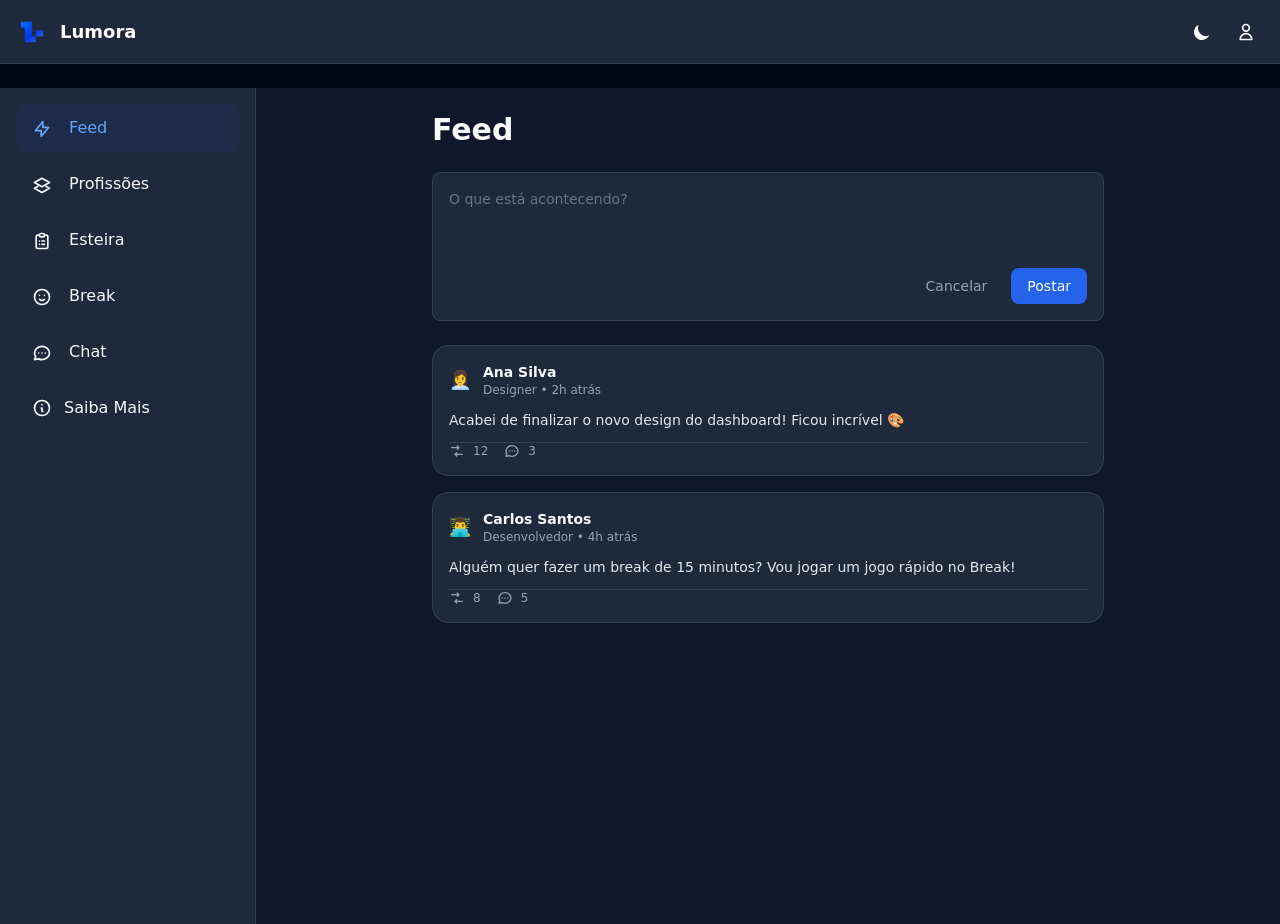
<file: index.html>
<!DOCTYPE html>
<html lang="pt-BR">

<head>
  <meta charset="UTF-8">
  <meta name="viewport" content="width=device-width, initial-scale=1.0">
  <title>Lumora - Plataforma Corporativa</title>
  <link href="output.css" rel="stylesheet">
  <script>

    (function () {
      const theme = localStorage.getItem('theme') || 'dark';
      if (theme === 'dark') {
        document.documentElement.classList.add('dark');
      } else {
        document.documentElement.classList.remove('dark');
      }
    })();
  </script>
</head>

<body
  class="bg-slate-50 dark:bg-slate-900 dark:bg-slate-950 dark:text-slate-50 min-h-screen text-slate-900 transition-colors">
  >
  <div id="app">
    <!-- Navigation -->
    <nav
      class="fixed top-0 left-0 right-0 h-16 bg-white dark:bg-slate-800 border-b border-slate-200 dark:border-slate-700 z-50 shadow-sm">
      <div class="h-full px-4 flex items-center justify-between max-w-7xl mx-auto">
        <div class="flex items-center gap-3">
          <div class="w-8 h-8 flex items-center justify-center flex-shrink-0">
            <img src="./assets/img/lumora-logo.png" alt="Lumora" class="w-8 h-8 object-contain">
          </div>
          <span class="font-bold text-lg hidden sm:inline text-slate-900 dark:text-white">Lumora</span>
        </div>
        <div class="flex items-center gap-2">
          <!-- Botão menu hambúrguer (só mobile) -->
          <button id="mobileMenuToggle"
            class="md:hidden flex flex-col justify-center items-center w-9 h-9 rounded-lg border border-slate-200 dark:border-slate-700 hover:bg-slate-100 dark:hover:bg-slate-700 transition-colors"
            aria-label="Abrir menu">
            <span class="block w-5 h-0.5 bg-slate-800 dark:bg-slate-100 rounded-sm"></span>
            <span class="block w-5 h-0.5 bg-slate-800 dark:bg-slate-100 rounded-sm my-0.5"></span>
            <span class="block w-5 h-0.5 bg-slate-800 dark:bg-slate-100 rounded-sm"></span>
          </button>

          <button id="themeToggle" class="p-2 rounded-lg hover:bg-slate-100 dark:hover:bg-slate-700 transition-colors"
            aria-label="Alternar tema" title="Alternar tema">
            <svg class="w-5 h-5" fill="currentColor" viewBox="0 0 20 20">
              <path d="M17.293 13.293A8 8 0 016.707 2.707a8.001 8.001 0 1010.586 10.586z"></path>
            </svg>
          </button>

          <button id="profileBtn" class="p-2 rounded-lg hover:bg-slate-100 dark:hover:bg-slate-700 transition-colors"
            aria-label="Perfil">
            <svg class="w-5 h-5" fill="none" stroke="currentColor" viewBox="0 0 24 24">
              <path stroke-linecap="round" stroke-linejoin="round" stroke-width="2"
                d="M16 7a4 4 0 11-8 0 4 4 0 018 0zM12 14a7 7 0 00-7 7h14a7 7 0 00-7-7z"></path>
            </svg>
          </button>
        </div>

      </div>
    </nav>

    <!-- Menu mobile (abre abaixo da barra fixa) -->
    <div id="mobileMenu"
      class="md:hidden fixed top-16 inset-x-0 bg-white dark:bg-slate-900 border-b border-slate-200 dark:border-slate-700 shadow-sm hidden z-40">
      <div class="px-4 py-3 space-y-1">
        <button
          class="nav-item w-full text-left px-4 py-3 rounded-lg bg-blue-50 dark:bg-blue-900/20 text-blue-600 dark:text-blue-400 font-medium transition-colors"
          data-page="feed">
          <svg class="w-5 h-5 inline mr-3" fill="none" stroke="currentColor" viewBox="0 0 24 24">
            <path stroke-linecap="round" stroke-linejoin="round" stroke-width="2" d="M13 10V3L4 14h7v7l9-11h-7z">
            </path>
          </svg>
          Feed
        </button>
        <button
          class="nav-item w-full text-left px-4 py-3 rounded-lg hover:bg-slate-100 dark:hover:bg-slate-700 transition-colors"
          data-page="professions">
          <svg class="w-5 h-5 inline mr-3" fill="none" stroke="currentColor" viewBox="0 0 24 24">
            <path stroke-linecap="round" stroke-linejoin="round" stroke-width="2"
              d="M12 14l9-5-9-5-9 5 9 5zm0 7l-9-5 4-2.222M12 21l9-5-4-2.222" />
          </svg>
          Profissões
        </button>

        <button
          class="nav-item w-full text-left px-4 py-3 rounded-lg hover:bg-slate-100 dark:hover:bg-slate-700 transition-colors"
          data-page="tasks">
          <svg class="w-5 h-5 inline mr-3" fill="none" stroke="currentColor" viewBox="0 0 24 24">
            <path stroke-linecap="round" stroke-linejoin="round" stroke-width="2"
              d="M9 5H7a2 2 0 00-2 2v12a2 2 0 002 2h10a2 2 0 002-2V7a2 2 0 00-2-2h-2M9 5a2 2 0 002 2h2a2 2 0 002-2M9 5a2 2 0 012-2h2a2 2 0 012 2m-3 7h3m-3 4h3m-6-4h.01M9 16h.01">
            </path>
          </svg>
          Esteira
        </button>
        <button
          class="nav-item w-full text-left px-4 py-3 rounded-lg hover:bg-slate-100 dark:hover:bg-slate-700 transition-colors"
          data-page="break">
          <svg class="w-5 h-5 inline mr-3" fill="none" stroke="currentColor" viewBox="0 0 24 24">
            <path stroke-linecap="round" stroke-linejoin="round" stroke-width="2"
              d="M14.828 14.828a4 4 0 01-5.656 0M9 10h.01M15 10h.01M21 12a9 9 0 11-18 0 9 9 0 0118 0z"></path>
          </svg>
          Break
        </button>
        <button
          class="nav-item w-full text-left px-4 py-3 rounded-lg hover:bg-slate-100 dark:hover:bg-slate-700 transition-colors"
          data-page="chat">
          <svg class="w-5 h-5 inline mr-3" fill="none" stroke="currentColor" viewBox="0 0 24 24">
            <path stroke-linecap="round" stroke-linejoin="round" stroke-width="2"
              d="M8 12h.01M12 12h.01M16 12h.01M21 12c0 4.418-4.03 8-9 8a9.863 9.863 0 01-4.255-.949L3 20l1.395-3.72C3.512 15.042 3 13.574 3 12c0-4.418 4.03-8 9-8s9 3.582 9 8z">
            </path>
          </svg>
          Chat
        </button>
        <button
          class="nav-item w-full text-left px-4 py-3 rounded-lg hover:bg-slate-100 dark:hover:bg-slate-700 transition-colors flex items-center"
          data-page="uxui">
          <svg class="w-5 h-5 inline mr-3" fill="none" stroke="currentColor" viewBox="0 0 24 24">
            <path stroke-linecap="round" stroke-linejoin="round" stroke-width="2"
              d="M13 16h-1v-4h-1m1-4h.01M12 3a9 9 0 100 18 9 9 0 000-18z" />
          </svg>
          <span>Saiba Mais</span>
        </button>

      </div>
    </div>

    <!-- Main Content -->
    <div class="flex pt-16 h-screen overflow-hidden">
      <!-- Sidebar -->
      <aside
        class="w-64 bg-white dark:bg-slate-800 border-r border-slate-200 dark:border-slate-700 overflow-y-auto hidden md:block">
        <div class="p-4 space-y-2">
          <button
            class="nav-item w-full text-left px-4 py-3 rounded-lg bg-blue-50 dark:bg-blue-900/20 text-blue-600 dark:text-blue-400 font-medium transition-colors"
            data-page="feed">
            <svg class="w-5 h-5 inline mr-3" fill="none" stroke="currentColor" viewBox="0 0 24 24">
              <path stroke-linecap="round" stroke-linejoin="round" stroke-width="2" d="M13 10V3L4 14h7v7l9-11h-7z">
              </path>
            </svg>
            Feed
          </button>
          <button
            class="nav-item w-full text-left px-4 py-3 rounded-lg hover:bg-slate-100 dark:hover:bg-slate-700 transition-colors"
            data-page="professions">
            <svg class="w-5 h-5 inline mr-3" fill="none" stroke="currentColor" viewBox="0 0 24 24">
              <path stroke-linecap="round" stroke-linejoin="round" stroke-width="2"
                d="M12 14l9-5-9-5-9 5 9 5zm0 7l-9-5 4-2.222M12 21l9-5-4-2.222" />
            </svg>
            Profissões
          </button>

          <button
            class="nav-item w-full text-left px-4 py-3 rounded-lg hover:bg-slate-100 dark:hover:bg-slate-700 transition-colors"
            data-page="tasks">
            <svg class="w-5 h-5 inline mr-3" fill="none" stroke="currentColor" viewBox="0 0 24 24">
              <path stroke-linecap="round" stroke-linejoin="round" stroke-width="2"
                d="M9 5H7a2 2 0 00-2 2v12a2 2 0 002 2h10a2 2 0 002-2V7a2 2 0 00-2-2h-2M9 5a2 2 0 002 2h2a2 2 0 002-2M9 5a2 2 0 012-2h2a2 2 0 012 2m-3 7h3m-3 4h3m-6-4h.01M9 16h.01">
              </path>
            </svg>
            Esteira
          </button>
          <button
            class="nav-item w-full text-left px-4 py-3 rounded-lg hover:bg-slate-100 dark:hover:bg-slate-700 transition-colors"
            data-page="break">
            <svg class="w-5 h-5 inline mr-3" fill="none" stroke="currentColor" viewBox="0 0 24 24">
              <path stroke-linecap="round" stroke-linejoin="round" stroke-width="2"
                d="M14.828 14.828a4 4 0 01-5.656 0M9 10h.01M15 10h.01M21 12a9 9 0 11-18 0 9 9 0 0118 0z"></path>
            </svg>
            Break
          </button>
          <button
            class="nav-item w-full text-left px-4 py-3 rounded-lg hover:bg-slate-100 dark:hover:bg-slate-700 transition-colors"
            data-page="chat">
            <svg class="w-5 h-5 inline mr-3" fill="none" stroke="currentColor" viewBox="0 0 24 24">
              <path stroke-linecap="round" stroke-linejoin="round" stroke-width="2"
                d="M8 12h.01M12 12h.01M16 12h.01M21 12c0 4.418-4.03 8-9 8a9.863 9.863 0 01-4.255-.949L3 20l1.395-3.72C3.512 15.042 3 13.574 3 12c0-4.418 4.03-8 9-8s9 3.582 9 8z">
              </path>
            </svg>
            Chat
          </button>

          <button
            class="nav-item w-full text-left px-4 py-3 rounded-lg hover:bg-slate-100 dark:hover:bg-slate-700 transition-colors flex items-center"
            data-page="uxui">
            <svg class="w-5 h-5 inline mr-3" fill="none" stroke="currentColor" viewBox="0 0 24 24">
              <path stroke-linecap="round" stroke-linejoin="round" stroke-width="2"
                d="M13 16h-1v-4h-1m1-4h.01M12 3a9 9 0 100 18 9 9 0 000-18z" />
            </svg>
            <span>Saiba Mais</span>
          </button>
        </div>
      </aside>

      <!-- Main Area -->
      <main class="flex-1 overflow-y-auto bg-slate-50 dark:bg-slate-900">
        <!-- Feed Page -->
        <section id="feed-page" class="page-content p-4 md:p-6">
          <div class="max-w-2xl mx-auto">
            <h1 class="text-3xl font-bold mb-6">Feed</h1>

            <!-- New Post Form -->
            <div class="bg-white dark:bg-slate-800 rounded-lg border border-slate-200 dark:border-slate-700 p-4 mb-6">
              <textarea id="newPostText" placeholder="O que está acontecendo?"
                class="w-full bg-transparent resize-none focus:outline-none text-sm placeholder-slate-400 dark:placeholder-slate-500"
                rows="3"></textarea>
              <div class="flex justify-end gap-2 mt-3">
                <button
                  class="px-4 py-2 text-sm font-medium text-slate-600 dark:text-slate-400 hover:bg-slate-100 dark:hover:bg-slate-700 rounded-lg transition-colors">Cancelar</button>
                <button id="postBtn"
                  class="px-4 py-2 text-sm font-medium bg-blue-600 text-white rounded-lg hover:bg-blue-700 transition-colors">Postar</button>
              </div>
            </div>

            <!-- Posts Feed -->
            <div id="feed-list" class="space-y-4">
              <!-- Posts will be rendered here -->
            </div>
          </div>
        </section>

        <!-- Tasks Page -->
        <section id="tasks-page" class="page-content hidden p-4 md:p-6">
          <div class="max-w-4xl mx-auto">
            <h1 class="text-3xl font-bold mb-6">Esteira de Tarefas</h1>

            <!-- Task Filters -->
            <div class="flex gap-2 mb-6 overflow-x-auto pb-2">
              <button
                class="task-filter px-4 py-2 rounded-full text-sm font-medium bg-blue-100 dark:bg-blue-900/30 text-blue-600 dark:text-blue-400 whitespace-nowrap"
                data-filter="all">Todas</button>
              <button
                class="task-filter px-4 py-2 rounded-full text-sm font-medium hover:bg-slate-100 dark:hover:bg-slate-700 whitespace-nowrap"
                data-filter="assigned">Atribuídas a mim</button>
              <button
                class="task-filter px-4 py-2 rounded-full text-sm font-medium hover:bg-slate-100 dark:hover:bg-slate-700 whitespace-nowrap"
                data-filter="completed">Concluídas</button>
            </div>

            <!-- Tasks List -->
            <div id="tasks-list" class="space-y-3">
              <!-- Tasks will be rendered here -->
            </div>
          </div>
        </section>

        <!-- Professions Page -->
        <section id="professions-page" class="page-content hidden p-4 md:p-6">
          <!-- Profissões do Futuro (SPA GS) -->
          <section id="professions-section" aria-labelledby="professions-title" class="mt-10">
            <div class="max-w-2xl mx-auto">
              <div class="flex flex-col gap-4 md:flex-row md:items-end md:justify-between mb-4">
                <div>
                  <h2 id="professions-title" class="text-2xl font-bold">Profissões do futuro em Comex & Logística</h2>
                  <p class="text-sm text-slate-600 dark:text-slate-400">
                    Explore 40 profissões ligadas a comércio exterior, logística internacional e tecnologia.
                  </p>
                </div>
                <div class="w-full md:w-64">
                  <label for="professions-search" class="sr-only">Buscar profissão</label>
                  <input id="professions-search" type="text" placeholder="Buscar por título..."
                    class="w-full px-3 py-2 rounded-lg border border-slate-200 dark:border-slate-700 bg-white dark:bg-slate-800 text-sm focus:outline-none focus:ring-2 focus:ring-blue-500">
                </div>
              </div>

              <!-- Filtros -->
              <div class="flex flex-wrap gap-2 mb-4" aria-label="Filtrar por área">
                <button type="button"
                  class="profession-area-filter px-3 py-1.5 rounded-full text-xs border border-slate-300 dark:border-slate-600"
                  data-area="all">
                  Todas as áreas
                </button>
                <button type="button"
                  class="profession-area-filter px-3 py-1.5 rounded-full text-xs border border-slate-300 dark:border-slate-600"
                  data-area="Tecnologia & Dados">
                  Tecnologia & Dados
                </button>
                <button type="button"
                  class="profession-area-filter px-3 py-1.5 rounded-full text-xs border border-slate-300 dark:border-slate-600"
                  data-area="Operações & Logística">
                  Operações & Logística
                </button>
                <button type="button"
                  class="profession-area-filter px-3 py-1.5 rounded-full text-xs border border-slate-300 dark:border-slate-600"
                  data-area="Negócios & Estratégia Global">
                  Negócios & Estratégia Global
                </button>
                <button type="button"
                  class="profession-area-filter px-3 py-1.5 rounded-full text-xs border border-slate-300 dark:border-slate-600"
                  data-area="Sustentabilidade & Compliance">
                  Sustentabilidade & Compliance
                </button>
                <button type="button"
                  class="profession-area-filter px-3 py-1.5 rounded-full text-xs border border-slate-300 dark:border-slate-600"
                  data-area="Experiência do Cliente & Pessoas">
                  Experiência do Cliente & Pessoas
                </button>
              </div>

              <div class="flex flex-wrap gap-2 mb-6" aria-label="Filtrar por demanda">
                <button type="button"
                  class="profession-demand-filter px-3 py-1.5 rounded-full text-xs border border-slate-300 dark:border-slate-600"
                  data-demand="all">
                  Todas as demandas
                </button>
                <button type="button"
                  class="profession-demand-filter px-3 py-1.5 rounded-full text-xs border border-slate-300 dark:border-slate-600"
                  data-demand="Alta">
                  Alta demanda
                </button>
                <button type="button"
                  class="profession-demand-filter px-3 py-1.5 rounded-full text-xs border border-slate-300 dark:border-slate-600"
                  data-demand="Média">
                  Demanda média
                </button>
                <button type="button"
                  class="profession-demand-filter px-3 py-1.5 rounded-full text-xs border border-slate-300 dark:border-slate-600"
                  data-demand="Baixa">
                  Demanda baixa
                </button>
              </div>

              <!-- Lista de profissões -->
              <div id="professions-list" class="grid gap-4 sm:grid-cols-2" aria-live="polite">
                <!-- Cards de profissões serão renderizados aqui -->
              </div>
            </div>
          </section>
        </section>


        <section id="uxui-page" class="page-content hidden p-4 md:p-6">
          <div class="max-w-6xl mx-auto">

            <!-- 1. Tema -->
            <section id="tema" class="grid gap-10 md:grid-cols-2 items-center">
              <div>
                <p class="text-xs uppercase tracking-[0.22em] text-blue-500 dark:text-blue-400 mb-3">One-page UX &amp;
                  UI</p>
                <h1 class="text-3xl md:text-4xl font-bold leading-tight mb-4 text-slate-900 dark:text-slate-50">
                  Break Page: <span class="text-blue-600 dark:text-blue-400">Bem-estar Corporativo com IA</span>
                </h1>
                <p class="text-sm md:text-base text-slate-600 dark:text-slate-300 mb-4">
                  Esta one-page apresenta a análise de UX &amp; UI da funcionalidade "Página de Break" da plataforma
                  Lumora,
                  uma solução corporativa que conecta colaboradores para momentos de pausa produtivos através de
                  atividades
                  em grupo e pareamento inteligente baseado em IA.
                </p>
                <p class="text-sm text-slate-600 dark:text-slate-400">
                  O objetivo desta análise é documentar as decisões de design, aplicar as heurísticas de Nielsen e
                  propor
                  melhorias para otimizar a experiência do usuário, reduzindo fricção e aumentando o engajamento em
                  atividades
                  de bem-estar corporativo.
                </p>
              </div>
              <div
                class="bg-gradient-to-br from-blue-50 via-white to-purple-50 dark:from-blue-600/20 dark:via-slate-900 dark:to-purple-500/10 rounded-2xl border border-slate-200 dark:border-slate-700 p-6">
                <h2 class="text-sm font-semibold mb-3 text-slate-900 dark:text-slate-100">Resumo da solução</h2>
                <dl class="space-y-3 text-xs text-slate-600 dark:text-slate-300">
                  <div class="flex justify-between gap-4">
                    <dt class="text-slate-500 dark:text-slate-400">Plataforma</dt>
                    <dd class="font-medium text-slate-900 dark:text-slate-100 text-right">
                      Lumora – Intranet corporativa para times híbridos
                    </dd>
                  </div>
                  <div class="flex justify-between gap-4">
                    <dt class="text-slate-500 dark:text-slate-400">Funcionalidade</dt>
                    <dd class="font-medium text-slate-900 dark:text-slate-100 text-right">
                      Break Page com atividades em grupo e pareamento de IA
                    </dd>
                  </div>
                  <div class="flex justify-between gap-4">
                    <dt class="text-slate-500 dark:text-slate-400">Objetivo de UX</dt>
                    <dd class="font-medium text-slate-900 dark:text-slate-100 text-right">
                      Encontrar parceiro e iniciar atividade em até 2 cliques
                    </dd>
                  </div>
                  <div class="flex justify-between gap-4">
                    <dt class="text-slate-500 dark:text-slate-400">Papel desta página</dt>
                    <dd class="font-medium text-slate-900 dark:text-slate-100 text-right">
                      Documentar decisões de UX &amp; UI e heurísticas aplicadas
                    </dd>
                  </div>
                </dl>
              </div>
            </section>

            <!-- 2. Público-alvo -->
            <section id="publico" class="space-y-6 mt-16">
              <header>
                <p class="text-xs uppercase tracking-[0.22em] text-blue-500 dark:text-blue-400 mb-2">Público-alvo</p>
                <h2 class="text-xl md:text-2xl font-semibold mb-2 text-slate-900 dark:text-slate-50">Quem estamos
                  ajudando?</h2>
                <p class="text-sm text-slate-600 dark:text-slate-300 max-w-2xl">
                  A Página de Break foi pensada para colaboradores de empresas que utilizam a Lumora, com foco especial
                  em
                  profissionais que trabalham em ambientes híbridos ou remotos e buscam momentos de pausa de qualidade
                  para
                  desconectar do trabalho e interagir com colegas de forma leve e descontraída.
                </p>
              </header>
              <div class="grid gap-4 md:grid-cols-3">
                <article
                  class="rounded-2xl border border-slate-200 dark:border-slate-700 bg-white dark:bg-slate-800 p-4">
                  <h3 class="text-sm font-semibold mb-1 text-slate-900 dark:text-slate-100">
                    Colaboradores em trabalho híbrido/remoto
                  </h3>
                  <p class="text-xs text-slate-600 dark:text-slate-300 mb-2">
                    Profissionais que trabalham parcialmente ou totalmente remotos e enfrentam dificuldade em se
                    desconectar
                    e interagir socialmente com colegas.
                  </p>
                  <ul class="text-[11px] text-slate-600 dark:text-slate-400 space-y-1 list-disc list-inside">
                    <li>Precisam de momentos estruturados de pausa.</li>
                    <li>Buscam conexão genuína com colegas de forma espontânea.</li>
                  </ul>
                </article>

                <article
                  class="rounded-2xl border border-slate-200 dark:border-slate-700 bg-white dark:bg-slate-800 p-4">
                  <h3 class="text-sm font-semibold mb-1 text-slate-900 dark:text-slate-100">
                    Gestores de RH e bem-estar
                  </h3>
                  <p class="text-xs text-slate-600 dark:text-slate-300 mb-2">
                    Líderes de recursos humanos interessados em promover saúde mental, engajamento e cultura corporativa
                    através de atividades de bem-estar estruturadas.
                  </p>
                  <ul class="text-[11px] text-slate-600 dark:text-slate-400 space-y-1 list-disc list-inside">
                    <li>Precisam de dados sobre participação e engajamento.</li>
                    <li>Querem facilitar conexões entre colaboradores.</li>
                  </ul>
                </article>

                <article
                  class="rounded-2xl border border-slate-200 dark:border-slate-700 bg-white dark:bg-slate-800 p-4">
                  <h3 class="text-sm font-semibold mb-1 text-slate-900 dark:text-slate-100">
                    Líderes de equipe
                  </h3>
                  <p class="text-xs text-slate-600 dark:text-slate-300 mb-2">
                    Gestores que buscam fortalecer relacionamentos dentro de suas equipes e incentivar momentos de
                    descompressão que melhorem a produtividade e o clima organizacional.
                  </p>
                  <ul class="text-[11px] text-slate-600 dark:text-slate-400 space-y-1 list-disc list-inside">
                    <li>Valorizam ferramentas que promovem coesão.</li>
                    <li>Buscam aumentar a retenção de talentos.</li>
                  </ul>
                </article>
              </div>
            </section>

            <!-- 3. Mapa de heurísticas -->
            <section id="heuristicas" class="space-y-6 mt-16">
              <header>
                <p class="text-xs uppercase tracking-[0.22em] text-blue-500 dark:text-blue-400 mb-2">Mapa de heurísticas
                </p>
                <h2 class="text-xl md:text-2xl font-semibold mb-2 text-slate-900 dark:text-slate-50">
                  Como as heurísticas de Nielsen guiam a Break Page
                </h2>
                <p class="text-sm text-slate-600 dark:text-slate-300 max-w-2xl">
                  As 10 heurísticas de usabilidade de Jakob Nielsen foram aplicadas como checklist para orientar
                  decisões de
                  layout, microcopy, comportamento do pareamento de IA e fluxo de interação. Abaixo, cada heurística é
                  mapeada
                  com sua aplicação prática na Página de Break.
                </p>
              </header>
              <div class="space-y-4">

                <!-- Heurística 1 -->
                <article
                  class="rounded-2xl border border-slate-200 dark:border-slate-700 bg-white dark:bg-slate-800 p-4">
                  <div class="grid gap-4 md:grid-cols-3">
                    <div>
                      <h3 class="text-sm font-semibold mb-1 text-blue-600 dark:text-blue-400">
                        1. Visibilidade do status do sistema
                      </h3>
                      <p class="text-[11px] text-slate-600 dark:text-slate-400">
                        O sistema deve manter os usuários informados sobre o que está acontecendo.
                      </p>
                    </div>
                    <div class="md:col-span-2">
                      <p class="text-xs text-slate-700 dark:text-slate-300 mb-2">
                        <strong>Aplicação na Break Page:</strong>
                      </p>
                      <ul class="text-[11px] text-slate-600 dark:text-slate-300 space-y-1 list-disc list-inside">
                        <li>Indicador visual claro durante pareamento: "Buscando parceiros...", "Pareamento concluído!".
                        </li>
                        <li>Status de disponibilidade dos colegas (online, em break, ocupado) sempre visível.</li>
                        <li>Feedback em tempo real quando uma atividade é iniciada ou cancelada.</li>
                      </ul>
                    </div>
                  </div>
                </article>

                <!-- Heurística 2 -->
                <article
                  class="rounded-2xl border border-slate-200 dark:border-slate-700 bg-white dark:bg-slate-800 p-4">
                  <div class="grid gap-4 md:grid-cols-3">
                    <div>
                      <h3 class="text-sm font-semibold mb-1 text-blue-600 dark:text-blue-400">
                        2. Correspondência entre sistema e mundo real
                      </h3>
                      <p class="text-[11px] text-slate-600 dark:text-slate-400">
                        O sistema deve falar a linguagem do usuário, com conceitos familiares.
                      </p>
                    </div>
                    <div class="md:col-span-2">
                      <p class="text-xs text-slate-700 dark:text-slate-300 mb-2">
                        <strong>Aplicação na Break Page:</strong>
                      </p>
                      <ul class="text-[11px] text-slate-600 dark:text-slate-300 space-y-1 list-disc list-inside">
                        <li>Termos amigáveis e motivacionais: "Yoga para Relaxar", "Trivia de 5 Minutos", "Meditação
                          Guiada".</li>
                        <li>Pareamento de IA explicado como "encontrar seu parceiro de break ideal".</li>
                        <li>Ícones intuitivos que representam cada atividade (yoga, jogo, música etc.).</li>
                      </ul>
                    </div>
                  </div>
                </article>

                <!-- Heurística 3 -->
                <article
                  class="rounded-2xl border border-slate-200 dark:border-slate-700 bg-white dark:bg-slate-800 p-4">
                  <div class="grid gap-4 md:grid-cols-3">
                    <div>
                      <h3 class="text-sm font-semibold mb-1 text-blue-600 dark:text-blue-400">
                        3. Controle e liberdade do usuário
                      </h3>
                      <p class="text-[11px] text-slate-600 dark:text-slate-400">
                        Os usuários precisam de "saídas de emergência" claramente marcadas.
                      </p>
                    </div>
                    <div class="md:col-span-2">
                      <p class="text-xs text-slate-700 dark:text-slate-300 mb-2">
                        <strong>Aplicação na Break Page:</strong>
                      </p>
                      <ul class="text-[11px] text-slate-600 dark:text-slate-300 space-y-1 list-disc list-inside">
                        <li>Botão "Cancelar Pareamento" ou "Sair da Atividade" sempre visível e funcional.</li>
                        <li>Possibilidade de voltar à tela inicial sem penalidades.</li>
                        <li>Confirmação antes de sair de uma atividade em andamento.</li>
                      </ul>
                    </div>
                  </div>
                </article>

                <!-- Heurística 4 -->
                <article
                  class="rounded-2xl border border-slate-200 dark:border-slate-700 bg-white dark:bg-slate-800 p-4">
                  <div class="grid gap-4 md:grid-cols-3">
                    <div>
                      <h3 class="text-sm font-semibold mb-1 text-blue-600 dark:text-blue-400">
                        4. Consistência e padrões
                      </h3>
                      <p class="text-[11px] text-slate-600 dark:text-slate-400">
                        Diferentes palavras e ações devem significar a mesma coisa.
                      </p>
                    </div>
                    <div class="md:col-span-2">
                      <p class="text-xs text-slate-700 dark:text-slate-300 mb-2">
                        <strong>Aplicação na Break Page:</strong>
                      </p>
                      <ul class="text-[11px] text-slate-600 dark:text-slate-300 space-y-1 list-disc list-inside">
                        <li>Design system consistente com o restante da Lumora (cores azul #3b82f6 e roxo #8b5cf6).</li>
                        <li>Navegação para "Break Page" segue o padrão das outras seções (Feed, Tarefas).</li>
                        <li>Tipografia, espaçamento e ícones padronizados em toda a interface.</li>
                      </ul>
                    </div>
                  </div>
                </article>

                <!-- Heurística 5 -->
                <article
                  class="rounded-2xl border border-slate-200 dark:border-slate-700 bg-white dark:bg-slate-800 p-4">
                  <div class="grid gap-4 md:grid-cols-3">
                    <div>
                      <h3 class="text-sm font-semibold mb-1 text-blue-600 dark:text-blue-400">
                        5. Prevenção de erros
                      </h3>
                      <p class="text-[11px] text-slate-600 dark:text-slate-400">
                        Melhor que boas mensagens de erro é um design que previne problemas.
                      </p>
                    </div>
                    <div class="md:col-span-2">
                      <p class="text-xs text-slate-700 dark:text-slate-300 mb-2">
                        <strong>Aplicação na Break Page:</strong>
                      </p>
                      <ul class="text-[11px] text-slate-600 dark:text-slate-300 space-y-1 list-disc list-inside">
                        <li>Verificar pré-requisitos antes de iniciar atividade (ex.: microfone para Karaokê).</li>
                        <li>Confirmação antes de sair de uma atividade em andamento.</li>
                        <li>Validação de compatibilidade antes de pareamento.</li>
                      </ul>
                    </div>
                  </div>
                </article>

                <!-- Heurística 6 -->
                <article
                  class="rounded-2xl border border-slate-200 dark:border-slate-700 bg-white dark:bg-slate-800 p-4">
                  <div class="grid gap-4 md:grid-cols-3">
                    <div>
                      <h3 class="text-sm font-semibold mb-1 text-blue-600 dark:text-blue-400">
                        6. Reconhecimento em vez de recordação
                      </h3>
                      <p class="text-[11px] text-slate-600 dark:text-slate-400">
                        Minimizar a carga de memória tornando objetos e ações visíveis.
                      </p>
                    </div>
                    <div class="md:col-span-2">
                      <p class="text-xs text-slate-700 dark:text-slate-300 mb-2">
                        <strong>Aplicação na Break Page:</strong>
                      </p>
                      <ul class="text-[11px] text-slate-600 dark:text-slate-300 space-y-1 list-disc list-inside">
                        <li>Histórico de breaks recentes e colegas com quem o usuário interagiu.</li>
                        <li>Sugestões de atividades baseadas no histórico.</li>
                        <li>Preferências salvas automaticamente (sem exigir memorização).</li>
                      </ul>
                    </div>
                  </div>
                </article>

                <!-- Heurística 7 -->
                <article
                  class="rounded-2xl border border-slate-200 dark:border-slate-700 bg-white dark:bg-slate-800 p-4">
                  <div class="grid gap-4 md:grid-cols-3">
                    <div>
                      <h3 class="text-sm font-semibold mb-1 text-blue-600 dark:text-blue-400">
                        7. Flexibilidade e eficiência de uso
                      </h3>
                      <p class="text-[11px] text-slate-600 dark:text-slate-400">
                        Permitir que o sistema seja usado de diferentes formas.
                      </p>
                    </div>
                    <div class="md:col-span-2">
                      <p class="text-xs text-slate-700 dark:text-slate-300 mb-2">
                        <strong>Aplicação na Break Page:</strong>
                      </p>
                      <ul class="text-[11px] text-slate-600 dark:text-slate-300 space-y-1 list-disc list-inside">
                        <li>"Break Rápido" para usuários experientes (pareamento imediato com preferências salvas).</li>
                        <li>"Break Personalizado" para novatos (mais opções de filtro e orientação).</li>
                        <li>Atalhos de teclado para usuários avançados.</li>
                      </ul>
                    </div>
                  </div>
                </article>

                <!-- Heurística 8 -->
                <article
                  class="rounded-2xl border border-slate-200 dark:border-slate-700 bg-white dark:bg-slate-800 p-4">
                  <div class="grid gap-4 md:grid-cols-3">
                    <div>
                      <h3 class="text-sm font-semibold mb-1 text-blue-600 dark:text-blue-400">
                        8. Estética e design minimalista
                      </h3>
                      <p class="text-[11px] text-slate-600 dark:text-slate-400">
                        Diálogos não devem conter informações irrelevantes.
                      </p>
                    </div>
                    <div class="md:col-span-2">
                      <p class="text-xs text-slate-700 dark:text-slate-300 mb-2">
                        <strong>Aplicação na Break Page:</strong>
                      </p>
                      <ul class="text-[11px] text-slate-600 dark:text-slate-300 space-y-1 list-disc list-inside">
                        <li>Layout limpo, destacando apenas atividades disponíveis e botão de iniciar break.</li>
                        <li>Evitar textos longos; usar ícones claros e bem definidos.</li>
                        <li>Espaçamento generoso entre elementos para reduzir poluição visual.</li>
                      </ul>
                    </div>
                  </div>
                </article>

                <!-- Heurística 9 -->
                <article
                  class="rounded-2xl border border-slate-200 dark:border-slate-700 bg-white dark:bg-slate-800 p-4">
                  <div class="grid gap-4 md:grid-cols-3">
                    <div>
                      <h3 class="text-sm font-semibold mb-1 text-blue-600 dark:text-blue-400">
                        9. Ajuda e documentação
                      </h3>
                      <p class="text-[11px] text-slate-600 dark:text-slate-400">
                        Fornecer ajuda e documentação quando necessário.
                      </p>
                    </div>
                    <div class="md:col-span-2">
                      <p class="text-xs text-slate-700 dark:text-slate-300 mb-2">
                        <strong>Aplicação na Break Page:</strong>
                      </p>
                      <ul class="text-[11px] text-slate-600 dark:text-slate-300 space-y-1 list-disc list-inside">
                        <li>Ícone de ajuda (?) que exibe tutorial sobre pareamento inteligente de IA.</li>
                        <li>Breve explicação das regras de cada atividade.</li>
                        <li>FAQ acessível sobre como funciona o sistema de pareamento.</li>
                      </ul>
                    </div>
                  </div>
                </article>

                <!-- Heurística 10 -->
                <article
                  class="rounded-2xl border border-slate-200 dark:border-slate-700 bg-white dark:bg-slate-800 p-4">
                  <div class="grid gap-4 md:grid-cols-3">
                    <div>
                      <h3 class="text-sm font-semibold mb-1 text-blue-600 dark:text-blue-400">
                        10. Ajuda em reconhecer, diagnosticar e recuperar-se de erros
                      </h3>
                      <p class="text-[11px] text-slate-600 dark:text-slate-400">
                        Mensagens de erro devem ser claras e sugerir soluções.
                      </p>
                    </div>
                    <div class="md:col-span-2">
                      <p class="text-xs text-slate-700 dark:text-slate-300 mb-2">
                        <strong>Aplicação na Break Page:</strong>
                      </p>
                      <ul class="text-[11px] text-slate-600 dark:text-slate-300 space-y-1 list-disc list-inside">
                        <li>Se pareamento falhar: "Não foi possível encontrar um parceiro compatível no momento. Tente
                          novamente em 5 minutos ou escolha uma atividade individual."</li>
                        <li>Mensagens em linguagem clara, sem códigos de erro técnicos.</li>
                        <li>Sugestões construtivas para resolver o problema.</li>
                      </ul>
                    </div>
                  </div>
                </article>

              </div>
            </section>

            <!-- 4. Valor para o usuário -->
            <section id="valor" class="space-y-6 mt-16">
              <header>
                <p class="text-xs uppercase tracking-[0.22em] text-blue-500 dark:text-blue-400 mb-2">Valor para o
                  usuário</p>
                <h2 class="text-xl md:text-2xl font-semibold mb-2 text-slate-900 dark:text-slate-50">
                  Jornada pensada para reduzir fricção e aumentar bem-estar
                </h2>
                <p class="text-sm text-slate-600 dark:text-slate-300 max-w-2xl">
                  A Break Page foi desenhada para minimizar o esforço cognitivo e a fricção na jornada do usuário.
                  O pareamento inteligente de IA elimina a necessidade de buscar manualmente por parceiros, enquanto
                  o design minimalista facilita a tomada de decisão em momentos de pausa.
                </p>
              </header>
              <div class="grid gap-4 md:grid-cols-3 text-[11px] text-slate-700 dark:text-slate-300">
                <div class="rounded-2xl border border-slate-200 dark:border-slate-700 bg-white dark:bg-slate-800 p-4">
                  <h3 class="font-semibold mb-1 text-slate-900 dark:text-slate-100">Entrada: Descoberta</h3>
                  <p>
                    Usuário acessa a Lumora, clica em "Break" e vê imediatamente as atividades disponíveis com
                    descrições claras
                    e ícones intuitivos. O objetivo é compreender as opções em menos de 3 segundos.
                  </p>
                </div>
                <div class="rounded-2xl border border-slate-200 dark:border-slate-700 bg-white dark:bg-slate-800 p-4">
                  <h3 class="font-semibold mb-1 text-slate-900 dark:text-slate-100">Interação: Pareamento</h3>
                  <p>
                    Após escolher uma atividade, o sistema de IA busca automaticamente parceiros compatíveis.
                    O usuário recebe feedback em tempo real e pode confirmar ou cancelar sem penalidades.
                  </p>
                </div>
                <div class="rounded-2xl border border-slate-200 dark:border-slate-700 bg-white dark:bg-slate-800 p-4">
                  <h3 class="font-semibold mb-1 text-slate-900 dark:text-slate-100">Resultado: Conexão</h3>
                  <p>
                    Com um parceiro encontrado, o usuário inicia a atividade. Após a conclusão, o sistema oferece
                    opção de repetir, explorar outras atividades ou voltar ao trabalho, mantendo o momentum.
                  </p>
                </div>
              </div>
            </section>

            <!-- 5. Prompt de IA -->
            <section id="prompt-ia" class="space-y-4 mt-16">
              <header>
                <p class="text-xs uppercase tracking-[0.22em] text-blue-500 dark:text-blue-400 mb-2">Prompt de IA</p>
                <h2 class="text-xl md:text-2xl font-semibold mb-2 text-slate-900 dark:text-slate-50">
                  Prompt utilizado para gerar a imagem conceitual
                </h2>
                <p class="text-sm text-slate-600 dark:text-slate-300 max-w-2xl">
                  A imagem principal deste estudo de UX &amp; UI foi gerada com IA generativa, reforçando o conceito de
                  bem-estar corporativo, tecnologia e conexão humana. O prompt foi elaborado para representar o cenário
                  de trabalhadores em home office conectados pela plataforma Lumora.
                </p>
              </header>
              <div class="rounded-2xl border border-slate-200 dark:border-slate-700 bg-white dark:bg-slate-800 p-4">
                <p class="text-[11px] uppercase tracking-[0.18em] text-slate-500 dark:text-slate-400 mb-2">Prompt
                  utilizado</p>
                <pre
                  class="text-xs text-slate-900 dark:text-slate-200 whitespace-pre-wrap font-mono bg-slate-100 dark:bg-slate-900 rounded-xl p-3 border border-slate-200 dark:border-slate-700">
"Ilustração digital em estilo moderno e clean, formato horizontal, para uma página web sobre uma plataforma chamada
Lumora, focada em melhorar a experiência de trabalhadores em home office. Mostrar pessoas trabalhando em casa em
ambientes diferentes (quartos, salas, escritórios pequenos), cada uma em seu notebook, mas claramente conectadas entre
si por linhas de luz suaves, bolhas de chat e pequenas janelas de chamada de vídeo. A cena deve transmitir sensação de
acolhimento, pertencimento e boa comunicação: algumas pessoas sorrindo em uma videoconferência, outras reagindo a
mensagens, uma pessoa recebendo uma notificação positiva na tela. No centro da composição, um “hub” digital abstrato que
simboliza a Lumora, como um círculo ou auréola de luz suave, irradiando conexões entre todos, sem usar logotipo real.
Clima visual: caloroso e otimista, mostrando que ninguém está sozinho mesmo trabalhando em casa. Paleta com tons de azul
e lilás para tecnologia, combinados com toques de amarelo ou laranja suave para representar luz, cuidado e proximidade
humana. Fundo limpo, com poucos elementos, estilo semi-flat ou flat 3D, com boa legibilidade para uso em site. Evitar
clichês corporativos como aperto de mãos, lâmpadas genéricas e pessoas engravatadas. A imagem deve representar bem-estar
no home office, comunicação fluida, conexão emocional e comunidade entre trabalhadores remotos."
        </pre>
              </div>
            </section>

            <!-- 6. Imagem gerada -->
            <section id="imagem-ia" class="space-y-4 mt-16 mb-4">
              <header>
                <p class="text-xs uppercase tracking-[0.22em] text-blue-500 dark:text-blue-400 mb-2">Imagem gerada</p>
                <h2 class="text-xl md:text-2xl font-semibold mb-2 text-slate-900 dark:text-slate-50">
                  Visual conceitual da Break Page
                </h2>
                <p class="text-sm text-slate-600 dark:text-slate-300 max-w-2xl">
                  A imagem abaixo representa visualmente o conceito da Break Page do Lumora, destacando a interconexão
                  entre profissionais através de IA e bem-estar. Ela pode ser utilizada na apresentação em slides,
                  como referência de direção de arte e em materiais de comunicação interna sobre a funcionalidade.
                </p>
              </header>
              <figure
                class="rounded-2xl border border-slate-200 dark:border-slate-700 bg-white dark:bg-slate-800 overflow-hidden">
                <img src="./uxui/img/imagem.png"
                  alt="Imagem conceitual gerada por IA representando dois profissionais conectados por IA em atividades de bem-estar corporativo"
                  class="w-full object-cover">
                <figcaption
                  class="text-[11px] text-slate-500 dark:text-slate-400 px-4 py-2 border-t border-slate-200 dark:border-slate-700">
                  Mockup gerado com IA para representar o clima visual e conceitual da Break Page do Lumora.
                </figcaption>
              </figure>
            </section>

          </div>
        </section>



        <!-- Break Page -->
        <section id="break-page" class="page-content hidden p-4 md:p-6">
          <div class="max-w-6xl mx-auto">
            <h1 class="text-3xl font-bold mb-6">Break - Atividades em Grupo</h1>

            <!-- Activities Grid -->
            <div id="activities-grid" class="grid grid-cols-1 md:grid-cols-2 lg:grid-cols-3 gap-4 mb-8">
              <!-- Activities will be rendered here -->
            </div>

            <!-- AI Matching Section -->
            <div class="bg-white dark:bg-slate-800 rounded-lg border border-slate-200 dark:border-slate-700 p-6">
              <h2 class="text-xl font-bold mb-4">Encontrar Companheiros para Break</h2>
              <p class="text-slate-600 dark:text-slate-400 mb-4">Nossa IA encontra pessoas compatíveis para fazer
                atividades juntos</p>
              <button id="findMatchBtn"
                class="px-6 py-2 bg-blue-600 text-white rounded-lg hover:bg-blue-700 transition-colors font-medium">Encontrar
                Compatíveis</button>
              <div id="match-results" class="mt-6 space-y-3">
                <!-- Match results will be rendered here -->
              </div>
            </div>
          </div>
        </section>

        <!-- Página de Perfil -->
        <section id="profile-page" class="page-content hidden">
          <div class="max-w-md md:max-w-3xl mx-auto">
            <div
              class="rounded-3xl overflow-hidden border border-slate-200 dark:border-slate-700 bg-white dark:bg-slate-900 shadow-sm">
              <!-- Header com gradiente azul e foto -->
              <div class="relative h-44 bg-gradient-to-b from-sky-400 via-blue-500 to-blue-700">
                <!-- Botão voltar -->
                <button type="button"
                  class="absolute top-4 left-4 inline-flex items-center text-sm text-white/80 hover:text-white"
                  onclick="window.app && window.app.navigateTo('feed')">
                  <svg class="w-4 h-4 mr-1" fill="none" stroke="currentColor" viewBox="0 0 24 24">
                    <path stroke-linecap="round" stroke-linejoin="round" stroke-width="2" d="M15 19l-7-7 7-7">
                    </path>
                  </svg>
                  Voltar
                </button>

                <!-- Foto de perfil central, sobre o gradiente -->
                <div class="absolute left-1/2 bottom-0 translate-y-1/2 -translate-x-1/2">
                  <div class="relative w-28 h-28">
                    <img id="profile-photo"
                      class="w-28 h-28 rounded-full object-cover border-4 border-white shadow-lg hidden"
                      alt="Foto de perfil">
                    <div id="profile-initials"
                      class="w-28 h-28 rounded-full border-4 border-white shadow-lg bg-slate-900/80 flex items-center justify-center text-3xl font-semibold text-white">
                      U
                    </div>

                    <!-- Botão de editar foto -->
                    <button id="profilePhotoButton" type="button"
                      class="absolute bottom-1 right-1 w-8 h-8 rounded-full bg-white text-slate-700 shadow flex items-center justify-center hover:bg-slate-100">
                      <svg class="w-4 h-4" fill="none" stroke="currentColor" viewBox="0 0 24 24">
                        <path stroke-linecap="round" stroke-linejoin="round" stroke-width="2"
                          d="M15.232 5.232l3.536 3.536M4 20h4.586a1 1 0 00.707-.293l9.439-9.439a1 1 0 000-1.414l-3.586-3.586a1 1 0 00-1.414 0L4 14.586V20z" />
                      </svg>
                    </button>
                  </div>
                </div>

                <input type="file" id="profilePhotoInput" accept="image/*" class="hidden">
              </div>

              <!-- Card branco que começa logo abaixo da foto (estilo layout referência) -->
              <div class="px-6 pb-8 pt-16 bg-slate-50 dark:bg-slate-900">
                <div class="max-w-xl mx-auto">
                  <!-- Nome + usuário + engrenagem, igual header do cartão da Clara -->
                  <div class="flex items-start justify-between mb-4">
                    <div>
                      <h2 id="profile-display-name" class="text-lg font-bold text-slate-900 dark:text-slate-50">
                        Seu nome
                      </h2>
                      <p id="profile-display-username" class="text-xs text-slate-500 dark:text-slate-400">
                        @usuario
                      </p>
                    </div>
                    <button type="button"
                      class="mt-1 inline-flex items-center justify-center w-8 h-8 rounded-full bg-slate-100 dark:bg-slate-800 text-slate-600 dark:text-slate-300">
                      <svg class="w-4 h-4" fill="none" stroke="currentColor" viewBox="0 0 24 24">
                        <path stroke-linecap="round" stroke-linejoin="round" stroke-width="2"
                          d="M10.325 4.317c.426-1.756 2.924-1.756 3.35 0a1.724 1.724 0 002.573 1.066c1.543-.89 3.31.876 2.42 2.42a1.724 1.724 0 001.065 2.572c1.756.426 1.756 2.924 0 3.35a1.724 1.724 0 00-1.066 2.573c.89 1.543-.876 3.31-2.42 2.42a1.724 1.724 0 00-2.572 1.065c-.426 1.756-2.924 1.756-3.35 0a1.724 1.724 0 00-2.573-1.066c-1.543.89-3.31-.876-2.42-2.42a1.724 1.724 0 00-1.065-2.572c-1.756-.426-1.756-2.924 0-3.35a1.724 1.724 0 001.066-2.573c-.89-1.543.876-3.31 2.42-2.42.996.575 2.247.104 2.572-1.065z" />
                        <path stroke-linecap="round" stroke-linejoin="round" stroke-width="2"
                          d="M15 12a3 3 0 11-6 0 3 3 0 016 0z" />
                      </svg>
                    </button>
                  </div>

                  <!-- Formulário de dados (layout em coluna, como o exemplo) -->
                  <div
                    class="bg-white dark:bg-slate-800 border border-slate-200 dark:border-slate-700 rounded-2xl p-5 md:p-6 shadow-sm">
                    <p class="text-xs text-slate-500 dark:text-slate-400 mb-4">
                      Edite os dados que seu time vê na Lumora.
                    </p>

                    <form class="space-y-4">
                      <div>
                        <label class="block text-xs font-medium text-slate-600 dark:text-slate-300 mb-1">
                          Nome completo
                        </label>
                        <input id="profile-fullname" type="text"
                          class="w-full px-3 py-2 rounded-lg border border-slate-200 dark:border-slate-700 bg-white dark:bg-slate-900 text-sm text-slate-900 dark:text-slate-50 focus:outline-none focus:ring-2 focus:ring-blue-500">
                      </div>

                      <div>
                        <label class="block text-xs font-medium text-slate-600 dark:text-slate-300 mb-1">
                          Usuário
                        </label>
                        <div class="flex items-center gap-2">
                          <span
                            class="px-2 py-2 rounded-lg bg-slate-100 dark:bg-slate-900 text-xs text-slate-500 dark:text-slate-400">@</span>
                          <input id="profile-username" type="text"
                            class="w-full px-3 py-2 rounded-lg border border-slate-200 dark:border-slate-700 bg-white dark:bg-slate-900 text-sm text-slate-900 dark:text-slate-50 focus:outline-none focus:ring-2 focus:ring-blue-500">
                        </div>
                      </div>

                      <div class="grid gap-3 md:grid-cols-2">
                        <div>
                          <label class="block text-xs font-medium text-slate-600 dark:text-slate-300 mb-1">
                            Cargo
                          </label>
                          <input id="profile-role" type="text"
                            class="w-full px-3 py-2 rounded-lg border border-slate-200 dark:border-slate-700 bg-white dark:bg-slate-900 text-sm text-slate-900 dark:text-slate-50 focus:outline-none focus:ring-2 focus:ring-blue-500">
                        </div>
                        <div>
                          <label class="block text-xs font-medium text-slate-600 dark:text-slate-300 mb-1">
                            Departamento
                          </label>
                          <input id="profile-department" type="text"
                            class="w-full px-3 py-2 rounded-lg border border-slate-200 dark:border-slate-700 bg-white dark:bg-slate-900 text-sm text-slate-900 dark:text-slate-50 focus:outline-none focus:ring-2 focus:ring-blue-500">
                        </div>
                      </div>

                      <div>
                        <label class="block text-xs font-medium text-slate-600 dark:text-slate-300 mb-1">
                          Localização
                        </label>
                        <input id="profile-location" type="text" placeholder="Ex.: São Paulo, Brasil"
                          class="w-full px-3 py-2 rounded-lg border border-slate-200 dark:border-slate-700 bg-white dark:bg-slate-900 text-sm text-slate-900 dark:text-slate-50 focus:outline-none focus:ring-2 focus:ring-blue-500">
                      </div>

                      <div>
                        <label class="block text-xs font-medium text-slate-600 dark:text-slate-300 mb-1">
                          E-mail
                        </label>
                        <input id="profile-email" type="email"
                          class="w-full px-3 py-2 rounded-lg border border-slate-200 dark:border-slate-700 bg-white dark:bg-slate-900 text-sm text-slate-900 dark:text-slate-50 focus:outline-none focus:ring-2 focus:ring-blue-500">
                      </div>

                      <div>
                        <label class="block text-xs font-medium text-slate-600 dark:text-slate-300 mb-1">
                          Sobre você
                        </label>
                        <textarea id="profile-bio" rows="3"
                          class="w-full px-3 py-2 rounded-lg border border-slate-200 dark:border-slate-700 bg-white dark:bg-slate-900 text-sm text-slate-900 dark:text-slate-50 focus:outline-none focus:ring-2 focus:ring-blue-500"></textarea>
                      </div>

                      <div class="pt-2 flex justify-end">
                        <button id="profileSaveBtn" type="button"
                          class="inline-flex items-center px-4 py-2 rounded-xl bg-blue-600 text-white text-sm font-medium hover:bg-blue-700 transition-colors">
                          Salvar alterações
                        </button>
                      </div>
                    </form>
                  </div>

                  <!-- Linha de apoio com cargo/departamento, estilo legenda -->
                  <div class="mt-4 text-xs text-slate-500 dark:text-slate-400">
                    <p id="profile-display-role" class="font-medium text-slate-700 dark:text-slate-200">
                      Seu cargo
                    </p>
                    <p id="profile-display-dept">
                      Departamento
                    </p>
                  </div>
                </div>
              </div>
            </div>
          </div>
        </section>



        <!-- Chat Page -->
        <section id="chat-page" class="page-content hidden p-4 md:p-6 flex flex-col h-full">
          <div class="max-w-2xl mx-auto w-full flex flex-col h-full">
            <h1 class="text-3xl font-bold mb-6">Chat</h1>

            <!-- Chat Container -->
            <div
              class="flex-1 bg-white dark:bg-slate-800 rounded-lg border border-slate-200 dark:border-slate-700 flex flex-col">
              <!-- Messages -->
              <div id="chat-messages" class="flex-1 overflow-y-auto p-4 space-y-4">
                <!-- Messages will be rendered here -->
              </div>

              <!-- Message Input -->
              <div class="border-t border-slate-200 dark:border-slate-700 p-4">
                <div class="flex gap-2">
                  <input id="chatInput" type="text" placeholder="Digite uma mensagem..."
                    class="flex-1 px-4 py-2 bg-slate-100 dark:bg-slate-700 rounded-lg focus:outline-none focus:ring-2 focus:ring-blue-500 dark:focus:ring-blue-400">
                  <button id="sendChatBtn"
                    class="px-4 py-2 bg-blue-600 text-white rounded-lg hover:bg-blue-700 transition-colors font-medium">Enviar</button>
                </div>
              </div>
            </div>
          </div>
        </section>



        <script src="js/app.js"></script>
</body>

</html>
</file>
<file: output.css>
*,
:after,
:before {
  --tw-border-spacing-x: 0;
  --tw-border-spacing-y: 0;
  --tw-translate-x: 0;
  --tw-translate-y: 0;
  --tw-rotate: 0;
  --tw-skew-x: 0;
  --tw-skew-y: 0;
  --tw-scale-x: 1;
  --tw-scale-y: 1;
  --tw-pan-x: ;
  --tw-pan-y: ;
  --tw-pinch-zoom: ;
  --tw-scroll-snap-strictness: proximity;
  --tw-gradient-from-position: ;
  --tw-gradient-via-position: ;
  --tw-gradient-to-position: ;
  --tw-ordinal: ;
  --tw-slashed-zero: ;
  --tw-numeric-figure: ;
  --tw-numeric-spacing: ;
  --tw-numeric-fraction: ;
  --tw-ring-inset: ;
  --tw-ring-offset-width: 0px;
  --tw-ring-offset-color: #fff;
  --tw-ring-color: rgba(59, 130, 246, 0.5);
  --tw-ring-offset-shadow: 0 0 #0000;
  --tw-ring-shadow: 0 0 #0000;
  --tw-shadow: 0 0 #0000;
  --tw-shadow-colored: 0 0 #0000;
  --tw-blur: ;
  --tw-brightness: ;
  --tw-contrast: ;
  --tw-grayscale: ;
  --tw-hue-rotate: ;
  --tw-invert: ;
  --tw-saturate: ;
  --tw-sepia: ;
  --tw-drop-shadow: ;
  --tw-backdrop-blur: ;
  --tw-backdrop-brightness: ;
  --tw-backdrop-contrast: ;
  --tw-backdrop-grayscale: ;
  --tw-backdrop-hue-rotate: ;
  --tw-backdrop-invert: ;
  --tw-backdrop-opacity: ;
  --tw-backdrop-saturate: ;
  --tw-backdrop-sepia: ;
  --tw-contain-size: ;
  --tw-contain-layout: ;
  --tw-contain-paint: ;
  --tw-contain-style: ;
}
::backdrop {
  --tw-border-spacing-x: 0;
  --tw-border-spacing-y: 0;
  --tw-translate-x: 0;
  --tw-translate-y: 0;
  --tw-rotate: 0;
  --tw-skew-x: 0;
  --tw-skew-y: 0;
  --tw-scale-x: 1;
  --tw-scale-y: 1;
  --tw-pan-x: ;
  --tw-pan-y: ;
  --tw-pinch-zoom: ;
  --tw-scroll-snap-strictness: proximity;
  --tw-gradient-from-position: ;
  --tw-gradient-via-position: ;
  --tw-gradient-to-position: ;
  --tw-ordinal: ;
  --tw-slashed-zero: ;
  --tw-numeric-figure: ;
  --tw-numeric-spacing: ;
  --tw-numeric-fraction: ;
  --tw-ring-inset: ;
  --tw-ring-offset-width: 0px;
  --tw-ring-offset-color: #fff;
  --tw-ring-color: rgba(59, 130, 246, 0.5);
  --tw-ring-offset-shadow: 0 0 #0000;
  --tw-ring-shadow: 0 0 #0000;
  --tw-shadow: 0 0 #0000;
  --tw-shadow-colored: 0 0 #0000;
  --tw-blur: ;
  --tw-brightness: ;
  --tw-contrast: ;
  --tw-grayscale: ;
  --tw-hue-rotate: ;
  --tw-invert: ;
  --tw-saturate: ;
  --tw-sepia: ;
  --tw-drop-shadow: ;
  --tw-backdrop-blur: ;
  --tw-backdrop-brightness: ;
  --tw-backdrop-contrast: ;
  --tw-backdrop-grayscale: ;
  --tw-backdrop-hue-rotate: ;
  --tw-backdrop-invert: ;
  --tw-backdrop-opacity: ;
  --tw-backdrop-saturate: ;
  --tw-backdrop-sepia: ;
  --tw-contain-size: ;
  --tw-contain-layout: ;
  --tw-contain-paint: ;
  --tw-contain-style: ;
} /*! tailwindcss v3.4.18 | MIT License | https://tailwindcss.com*/
*,
:after,
:before {
  box-sizing: border-box;
  border: 0 solid #e5e7eb;
}
:after,
:before {
  --tw-content: "";
}
:host,
html {
  line-height: 1.5;
  -webkit-text-size-adjust: 100%;
  -moz-tab-size: 4;
  -o-tab-size: 4;
  tab-size: 4;
  font-family: ui-sans-serif, system-ui, sans-serif, Apple Color Emoji,
    Segoe UI Emoji, Segoe UI Symbol, Noto Color Emoji;
  font-feature-settings: normal;
  font-variation-settings: normal;
  -webkit-tap-highlight-color: transparent;
}
body {
  margin: 0;
  line-height: inherit;
}
hr {
  height: 0;
  color: inherit;
  border-top-width: 1px;
}
abbr:where([title]) {
  -webkit-text-decoration: underline dotted;
  text-decoration: underline dotted;
}
h1,
h2,
h3,
h4,
h5,
h6 {
  font-size: inherit;
  font-weight: inherit;
}
a {
  color: inherit;
  text-decoration: inherit;
}
b,
strong {
  font-weight: bolder;
}
code,
kbd,
pre,
samp {
  font-family: ui-monospace, SFMono-Regular, Menlo, Monaco, Consolas,
    Liberation Mono, Courier New, monospace;
  font-feature-settings: normal;
  font-variation-settings: normal;
  font-size: 1em;
}
small {
  font-size: 80%;
}
sub,
sup {
  font-size: 75%;
  line-height: 0;
  position: relative;
  vertical-align: baseline;
}
sub {
  bottom: -0.25em;
}
sup {
  top: -0.5em;
}
table {
  text-indent: 0;
  border-color: inherit;
  border-collapse: collapse;
}
button,
input,
optgroup,
select,
textarea {
  font-family: inherit;
  font-feature-settings: inherit;
  font-variation-settings: inherit;
  font-size: 100%;
  font-weight: inherit;
  line-height: inherit;
  letter-spacing: inherit;
  color: inherit;
  margin: 0;
  padding: 0;
}
button,
select {
  text-transform: none;
}
button,
input:where([type="button"]),
input:where([type="reset"]),
input:where([type="submit"]) {
  -webkit-appearance: button;
  background-color: transparent;
  background-image: none;
}
:-moz-focusring {
  outline: auto;
}
:-moz-ui-invalid {
  box-shadow: none;
}
progress {
  vertical-align: baseline;
}
::-webkit-inner-spin-button,
::-webkit-outer-spin-button {
  height: auto;
}
[type="search"] {
  -webkit-appearance: textfield;
  outline-offset: -2px;
}
::-webkit-search-decoration {
  -webkit-appearance: none;
}
::-webkit-file-upload-button {
  -webkit-appearance: button;
  font: inherit;
}
summary {
  display: list-item;
}
blockquote,
dd,
dl,
figure,
h1,
h2,
h3,
h4,
h5,
h6,
hr,
p,
pre {
  margin: 0;
}
fieldset {
  margin: 0;
}
fieldset,
legend {
  padding: 0;
}
menu,
ol,
ul {
  list-style: none;
  margin: 0;
  padding: 0;
}
dialog {
  padding: 0;
}
textarea {
  resize: vertical;
}
input::-moz-placeholder,
textarea::-moz-placeholder {
  opacity: 1;
  color: #9ca3af;
}
input::placeholder,
textarea::placeholder {
  opacity: 1;
  color: #9ca3af;
}
[role="button"],
button {
  cursor: pointer;
}
:disabled {
  cursor: default;
}
audio,
canvas,
embed,
iframe,
img,
object,
svg,
video {
  display: block;
  vertical-align: middle;
}
img,
video {
  max-width: 100%;
  height: auto;
}
[hidden]:where(:not([hidden="until-found"])) {
  display: none;
}
.sr-only {
  position: absolute;
  width: 1px;
  height: 1px;
  padding: 0;
  margin: -1px;
  overflow: hidden;
  clip: rect(0, 0, 0, 0);
  white-space: nowrap;
  border-width: 0;
}
.fixed {
  position: fixed;
}
.absolute {
  position: absolute;
}
.relative {
  position: relative;
}
.inset-x-0 {
  left: 0;
  right: 0;
}
.bottom-0 {
  bottom: 0;
}
.bottom-1 {
  bottom: 0.25rem;
}
.left-0 {
  left: 0;
}
.left-1\/2 {
  left: 50%;
}
.left-4 {
  left: 1rem;
}
.right-0 {
  right: 0;
}
.right-1 {
  right: 0.25rem;
}
.top-0 {
  top: 0;
}
.top-16 {
  top: 4rem;
}
.top-4 {
  top: 1rem;
}
.z-40 {
  z-index: 40;
}
.z-50 {
  z-index: 50;
}
.mx-auto {
  margin-left: auto;
  margin-right: auto;
}
.my-0\.5 {
  margin-top: 0.125rem;
  margin-bottom: 0.125rem;
}
.mb-1 {
  margin-bottom: 0.25rem;
}
.mb-2 {
  margin-bottom: 0.5rem;
}
.mb-3 {
  margin-bottom: 0.75rem;
}
.mb-4 {
  margin-bottom: 1rem;
}
.mb-6 {
  margin-bottom: 1.5rem;
}
.mb-8 {
  margin-bottom: 2rem;
}
.mr-1 {
  margin-right: 0.25rem;
}
.mr-3 {
  margin-right: 0.75rem;
}
.mt-1 {
  margin-top: 0.25rem;
}
.mt-10 {
  margin-top: 2.5rem;
}
.mt-3 {
  margin-top: 0.75rem;
}
.mt-4 {
  margin-top: 1rem;
}
.mt-6 {
  margin-top: 1.5rem;
}
.block {
  display: block;
}
.inline {
  display: inline;
}
.flex {
  display: flex;
}
.inline-flex {
  display: inline-flex;
}
.grid {
  display: grid;
}
.hidden {
  display: none;
}
.h-0\.5 {
  height: 0.125rem;
}
.h-16 {
  height: 4rem;
}
.h-28 {
  height: 7rem;
}
.h-4 {
  height: 1rem;
}
.h-44 {
  height: 11rem;
}
.h-5 {
  height: 1.25rem;
}
.h-8 {
  height: 2rem;
}
.h-9 {
  height: 2.25rem;
}
.h-full {
  height: 100%;
}
.h-screen {
  height: 100vh;
}
.min-h-screen {
  min-height: 100vh;
}
.w-28 {
  width: 7rem;
}
.w-4 {
  width: 1rem;
}
.w-5 {
  width: 1.25rem;
}
.w-64 {
  width: 16rem;
}
.w-8 {
  width: 2rem;
}
.w-9 {
  width: 2.25rem;
}
.w-full {
  width: 100%;
}
.max-w-2xl {
  max-width: 42rem;
}
.max-w-4xl {
  max-width: 56rem;
}
.max-w-6xl {
  max-width: 72rem;
}
.max-w-7xl {
  max-width: 80rem;
}
.max-w-md {
  max-width: 28rem;
}
.max-w-xl {
  max-width: 36rem;
}
.flex-1 {
  flex: 1 1 0%;
}
.flex-shrink-0 {
  flex-shrink: 0;
}
.-translate-x-1\/2 {
  --tw-translate-x: -50%;
}
.-translate-x-1\/2,
.translate-y-1\/2 {
  transform: translate(var(--tw-translate-x), var(--tw-translate-y))
    rotate(var(--tw-rotate)) skewX(var(--tw-skew-x)) skewY(var(--tw-skew-y))
    scaleX(var(--tw-scale-x)) scaleY(var(--tw-scale-y));
}
.translate-y-1\/2 {
  --tw-translate-y: 50%;
}
.resize-none {
  resize: none;
}
.list-inside {
  list-style-position: inside;
}
.list-disc {
  list-style-type: disc;
}
.grid-cols-1 {
  grid-template-columns: repeat(1, minmax(0, 1fr));
}
.flex-col {
  flex-direction: column;
}
.flex-wrap {
  flex-wrap: wrap;
}
.items-start {
  align-items: flex-start;
}
.items-center {
  align-items: center;
}
.justify-end {
  justify-content: flex-end;
}
.justify-center {
  justify-content: center;
}
.justify-between {
  justify-content: space-between;
}
.gap-10 {
  gap: 2.5rem;
}
.gap-2 {
  gap: 0.5rem;
}
.gap-3 {
  gap: 0.75rem;
}
.gap-4 {
  gap: 1rem;
}
.space-y-1 > :not([hidden]) ~ :not([hidden]) {
  --tw-space-y-reverse: 0;
  margin-top: calc(0.25rem * (1 - var(--tw-space-y-reverse)));
  margin-bottom: calc(0.25rem * var(--tw-space-y-reverse));
}
.space-y-2 > :not([hidden]) ~ :not([hidden]) {
  --tw-space-y-reverse: 0;
  margin-top: calc(0.5rem * (1 - var(--tw-space-y-reverse)));
  margin-bottom: calc(0.5rem * var(--tw-space-y-reverse));
}
.space-y-3 > :not([hidden]) ~ :not([hidden]) {
  --tw-space-y-reverse: 0;
  margin-top: calc(0.75rem * (1 - var(--tw-space-y-reverse)));
  margin-bottom: calc(0.75rem * var(--tw-space-y-reverse));
}
.space-y-4 > :not([hidden]) ~ :not([hidden]) {
  --tw-space-y-reverse: 0;
  margin-top: calc(1rem * (1 - var(--tw-space-y-reverse)));
  margin-bottom: calc(1rem * var(--tw-space-y-reverse));
}
.space-y-6 > :not([hidden]) ~ :not([hidden]) {
  --tw-space-y-reverse: 0;
  margin-top: calc(1.5rem * (1 - var(--tw-space-y-reverse)));
  margin-bottom: calc(1.5rem * var(--tw-space-y-reverse));
}
.overflow-hidden {
  overflow: hidden;
}
.overflow-x-auto {
  overflow-x: auto;
}
.overflow-y-auto {
  overflow-y: auto;
}
.whitespace-nowrap {
  white-space: nowrap;
}
.whitespace-pre-wrap {
  white-space: pre-wrap;
}
.rounded-2xl {
  border-radius: 1rem;
}
.rounded-3xl {
  border-radius: 1.5rem;
}
.rounded-full {
  border-radius: 9999px;
}
.rounded-lg {
  border-radius: 0.5rem;
}
.rounded-sm {
  border-radius: 0.125rem;
}
.rounded-xl {
  border-radius: 0.75rem;
}
.border {
  border-width: 1px;
}
.border-4 {
  border-width: 4px;
}
.border-b {
  border-bottom-width: 1px;
}
.border-r {
  border-right-width: 1px;
}
.border-t {
  border-top-width: 1px;
}
.border-slate-200 {
  --tw-border-opacity: 1;
  border-color: rgb(226 232 240 / var(--tw-border-opacity, 1));
}
.border-slate-300 {
  --tw-border-opacity: 1;
  border-color: rgb(203 213 225 / var(--tw-border-opacity, 1));
}
.border-slate-800 {
  --tw-border-opacity: 1;
  border-color: rgb(30 41 59 / var(--tw-border-opacity, 1));
}
.border-white {
  --tw-border-opacity: 1;
  border-color: rgb(255 255 255 / var(--tw-border-opacity, 1));
}
.bg-blue-100 {
  --tw-bg-opacity: 1;
  background-color: rgb(219 234 254 / var(--tw-bg-opacity, 1));
}
.bg-blue-50 {
  --tw-bg-opacity: 1;
  background-color: rgb(239 246 255 / var(--tw-bg-opacity, 1));
}
.bg-blue-600 {
  --tw-bg-opacity: 1;
  background-color: rgb(37 99 235 / var(--tw-bg-opacity, 1));
}
.bg-slate-100 {
  --tw-bg-opacity: 1;
  background-color: rgb(241 245 249 / var(--tw-bg-opacity, 1));
}
.bg-slate-50 {
  --tw-bg-opacity: 1;
  background-color: rgb(248 250 252 / var(--tw-bg-opacity, 1));
}
.bg-slate-800 {
  --tw-bg-opacity: 1;
  background-color: rgb(30 41 59 / var(--tw-bg-opacity, 1));
}
.bg-slate-900\/40 {
  background-color: rgba(15, 23, 42, 0.4);
}
.bg-slate-900\/60 {
  background-color: rgba(15, 23, 42, 0.6);
}
.bg-slate-900\/80 {
  background-color: rgba(15, 23, 42, 0.8);
}
.bg-slate-950\/60 {
  background-color: rgba(2, 6, 23, 0.6);
}
.bg-transparent {
  background-color: transparent;
}
.bg-white {
  --tw-bg-opacity: 1;
  background-color: rgb(255 255 255 / var(--tw-bg-opacity, 1));
}
.bg-gradient-to-b {
  background-image: linear-gradient(to bottom, var(--tw-gradient-stops));
}
.bg-gradient-to-br {
  background-image: linear-gradient(to bottom right, var(--tw-gradient-stops));
}
.from-blue-500 {
  --tw-gradient-from: #3b82f6 var(--tw-gradient-from-position);
  --tw-gradient-to: rgba(59, 130, 246, 0) var(--tw-gradient-to-position);
  --tw-gradient-stops: var(--tw-gradient-from), var(--tw-gradient-to);
}
.from-blue-600\/20 {
  --tw-gradient-from: rgba(37, 99, 235, 0.2) var(--tw-gradient-from-position);
  --tw-gradient-to: rgba(37, 99, 235, 0) var(--tw-gradient-to-position);
  --tw-gradient-stops: var(--tw-gradient-from), var(--tw-gradient-to);
}
.from-sky-400 {
  --tw-gradient-from: #38bdf8 var(--tw-gradient-from-position);
  --tw-gradient-to: rgba(56, 189, 248, 0) var(--tw-gradient-to-position);
  --tw-gradient-stops: var(--tw-gradient-from), var(--tw-gradient-to);
}
.via-blue-500 {
  --tw-gradient-to: rgba(59, 130, 246, 0) var(--tw-gradient-to-position);
  --tw-gradient-stops: var(--tw-gradient-from),
    #3b82f6 var(--tw-gradient-via-position), var(--tw-gradient-to);
}
.via-slate-900 {
  --tw-gradient-to: rgba(15, 23, 42, 0) var(--tw-gradient-to-position);
  --tw-gradient-stops: var(--tw-gradient-from),
    #0f172a var(--tw-gradient-via-position), var(--tw-gradient-to);
}
.to-blue-700 {
  --tw-gradient-to: #1d4ed8 var(--tw-gradient-to-position);
}
.to-purple-500\/10 {
  --tw-gradient-to: rgba(168, 85, 247, 0.1) var(--tw-gradient-to-position);
}
.to-purple-600 {
  --tw-gradient-to: #9333ea var(--tw-gradient-to-position);
}
.object-cover {
  -o-object-fit: cover;
  object-fit: cover;
}
.p-2 {
  padding: 0.5rem;
}
.p-3 {
  padding: 0.75rem;
}
.p-4 {
  padding: 1rem;
}
.p-5 {
  padding: 1.25rem;
}
.p-6 {
  padding: 1.5rem;
}
.px-2 {
  padding-left: 0.5rem;
  padding-right: 0.5rem;
}
.px-3 {
  padding-left: 0.75rem;
  padding-right: 0.75rem;
}
.px-4 {
  padding-left: 1rem;
  padding-right: 1rem;
}
.px-6 {
  padding-left: 1.5rem;
  padding-right: 1.5rem;
}
.py-1\.5 {
  padding-top: 0.375rem;
  padding-bottom: 0.375rem;
}
.py-2 {
  padding-top: 0.5rem;
  padding-bottom: 0.5rem;
}
.py-3 {
  padding-top: 0.75rem;
  padding-bottom: 0.75rem;
}
.pb-2 {
  padding-bottom: 0.5rem;
}
.pb-8 {
  padding-bottom: 2rem;
}
.pt-16 {
  padding-top: 4rem;
}
.pt-2 {
  padding-top: 0.5rem;
}
.text-left {
  text-align: left;
}
.text-right {
  text-align: right;
}
.font-mono {
  font-family: ui-monospace, SFMono-Regular, Menlo, Monaco, Consolas,
    Liberation Mono, Courier New, monospace;
}
.text-2xl {
  font-size: 1.5rem;
  line-height: 2rem;
}
.text-3xl {
  font-size: 1.875rem;
  line-height: 2.25rem;
}
.text-\[11px\] {
  font-size: 11px;
}
.text-lg {
  font-size: 1.125rem;
  line-height: 1.75rem;
}
.text-sm {
  font-size: 0.875rem;
  line-height: 1.25rem;
}
.text-xl {
  font-size: 1.25rem;
  line-height: 1.75rem;
}
.text-xs {
  font-size: 0.75rem;
  line-height: 1rem;
}
.font-bold {
  font-weight: 700;
}
.font-medium {
  font-weight: 500;
}
.font-semibold {
  font-weight: 600;
}
.uppercase {
  text-transform: uppercase;
}
.leading-tight {
  line-height: 1.25;
}
.tracking-\[0\.18em\] {
  letter-spacing: 0.18em;
}
.tracking-\[0\.22em\] {
  letter-spacing: 0.22em;
}
.text-blue-400 {
  --tw-text-opacity: 1;
  color: rgb(96 165 250 / var(--tw-text-opacity, 1));
}
.text-blue-600 {
  --tw-text-opacity: 1;
  color: rgb(37 99 235 / var(--tw-text-opacity, 1));
}
.text-slate-100 {
  --tw-text-opacity: 1;
  color: rgb(241 245 249 / var(--tw-text-opacity, 1));
}
.text-slate-200 {
  --tw-text-opacity: 1;
  color: rgb(226 232 240 / var(--tw-text-opacity, 1));
}
.text-slate-300 {
  --tw-text-opacity: 1;
  color: rgb(203 213 225 / var(--tw-text-opacity, 1));
}
.text-slate-400 {
  --tw-text-opacity: 1;
  color: rgb(148 163 184 / var(--tw-text-opacity, 1));
}
.text-slate-500 {
  --tw-text-opacity: 1;
  color: rgb(100 116 139 / var(--tw-text-opacity, 1));
}
.text-slate-600 {
  --tw-text-opacity: 1;
  color: rgb(71 85 105 / var(--tw-text-opacity, 1));
}
.text-slate-700 {
  --tw-text-opacity: 1;
  color: rgb(51 65 85 / var(--tw-text-opacity, 1));
}
.text-slate-900 {
  --tw-text-opacity: 1;
  color: rgb(15 23 42 / var(--tw-text-opacity, 1));
}
.text-white {
  --tw-text-opacity: 1;
  color: rgb(255 255 255 / var(--tw-text-opacity, 1));
}
.text-white\/80 {
  color: hsla(0, 0%, 100%, 0.8);
}
.placeholder-slate-400::-moz-placeholder {
  --tw-placeholder-opacity: 1;
  color: rgb(148 163 184 / var(--tw-placeholder-opacity, 1));
}
.placeholder-slate-400::placeholder {
  --tw-placeholder-opacity: 1;
  color: rgb(148 163 184 / var(--tw-placeholder-opacity, 1));
}
.shadow {
  --tw-shadow: 0 1px 3px 0 rgba(0, 0, 0, 0.1), 0 1px 2px -1px rgba(0, 0, 0, 0.1);
  --tw-shadow-colored: 0 1px 3px 0 var(--tw-shadow-color),
    0 1px 2px -1px var(--tw-shadow-color);
}
.shadow,
.shadow-lg {
  box-shadow: var(--tw-ring-offset-shadow, 0 0 #0000),
    var(--tw-ring-shadow, 0 0 #0000), var(--tw-shadow);
}
.shadow-lg {
  --tw-shadow: 0 10px 15px -3px rgba(0, 0, 0, 0.1),
    0 4px 6px -4px rgba(0, 0, 0, 0.1);
  --tw-shadow-colored: 0 10px 15px -3px var(--tw-shadow-color),
    0 4px 6px -4px var(--tw-shadow-color);
}
.shadow-sm {
  --tw-shadow: 0 1px 2px 0 rgba(0, 0, 0, 0.05);
  --tw-shadow-colored: 0 1px 2px 0 var(--tw-shadow-color);
  box-shadow: var(--tw-ring-offset-shadow, 0 0 #0000),
    var(--tw-ring-shadow, 0 0 #0000), var(--tw-shadow);
}
.transition-colors {
  transition-property: color, background-color, border-color,
    text-decoration-color, fill, stroke;
  transition-timing-function: cubic-bezier(0.4, 0, 0.2, 1);
  transition-duration: 0.15s;
}
.hover\:bg-blue-700:hover {
  --tw-bg-opacity: 1;
  background-color: rgb(29 78 216 / var(--tw-bg-opacity, 1));
}
.hover\:bg-slate-100:hover {
  --tw-bg-opacity: 1;
  background-color: rgb(241 245 249 / var(--tw-bg-opacity, 1));
}
.hover\:text-white:hover {
  --tw-text-opacity: 1;
  color: rgb(255 255 255 / var(--tw-text-opacity, 1));
}
.focus\:outline-none:focus {
  outline: 2px solid transparent;
  outline-offset: 2px;
}
.focus\:ring-2:focus {
  --tw-ring-offset-shadow: var(--tw-ring-inset) 0 0 0
    var(--tw-ring-offset-width) var(--tw-ring-offset-color);
  --tw-ring-shadow: var(--tw-ring-inset) 0 0 0
    calc(2px + var(--tw-ring-offset-width)) var(--tw-ring-color);
  box-shadow: var(--tw-ring-offset-shadow), var(--tw-ring-shadow),
    var(--tw-shadow, 0 0 #0000);
}
.focus\:ring-blue-500:focus {
  --tw-ring-opacity: 1;
  --tw-ring-color: rgb(59 130 246 / var(--tw-ring-opacity, 1));
}
.dark\:block:is(.dark *) {
  display: block;
}
.dark\:hidden:is(.dark *) {
  display: none;
}
.dark\:border-slate-600:is(.dark *) {
  --tw-border-opacity: 1;
  border-color: rgb(71 85 105 / var(--tw-border-opacity, 1));
}
.dark\:border-slate-700:is(.dark *) {
  --tw-border-opacity: 1;
  border-color: rgb(51 65 85 / var(--tw-border-opacity, 1));
}
.dark\:bg-blue-900\/20:is(.dark *) {
  background-color: rgba(30, 58, 138, 0.2);
}
.dark\:bg-blue-900\/30:is(.dark *) {
  background-color: rgba(30, 58, 138, 0.3);
}
.dark\:bg-slate-100:is(.dark *) {
  --tw-bg-opacity: 1;
  background-color: rgb(241 245 249 / var(--tw-bg-opacity, 1));
}
.dark\:bg-slate-700:is(.dark *) {
  --tw-bg-opacity: 1;
  background-color: rgb(51 65 85 / var(--tw-bg-opacity, 1));
}
.dark\:bg-slate-800:is(.dark *) {
  --tw-bg-opacity: 1;
  background-color: rgb(30 41 59 / var(--tw-bg-opacity, 1));
}
.dark\:bg-slate-900:is(.dark *) {
  --tw-bg-opacity: 1;
  background-color: rgb(15 23 42 / var(--tw-bg-opacity, 1));
}
.dark\:bg-slate-950:is(.dark *) {
  --tw-bg-opacity: 1;
  background-color: rgb(2 6 23 / var(--tw-bg-opacity, 1));
}
.dark\:text-blue-400:is(.dark *) {
  --tw-text-opacity: 1;
  color: rgb(96 165 250 / var(--tw-text-opacity, 1));
}
.dark\:text-slate-200:is(.dark *) {
  --tw-text-opacity: 1;
  color: rgb(226 232 240 / var(--tw-text-opacity, 1));
}
.dark\:text-slate-300:is(.dark *) {
  --tw-text-opacity: 1;
  color: rgb(203 213 225 / var(--tw-text-opacity, 1));
}
.dark\:text-slate-400:is(.dark *) {
  --tw-text-opacity: 1;
  color: rgb(148 163 184 / var(--tw-text-opacity, 1));
}
.dark\:text-slate-50:is(.dark *) {
  --tw-text-opacity: 1;
  color: rgb(248 250 252 / var(--tw-text-opacity, 1));
}
.dark\:text-white:is(.dark *) {
  --tw-text-opacity: 1;
  color: rgb(255 255 255 / var(--tw-text-opacity, 1));
}
.dark\:placeholder-slate-500:is(.dark *)::-moz-placeholder {
  --tw-placeholder-opacity: 1;
  color: rgb(100 116 139 / var(--tw-placeholder-opacity, 1));
}
.dark\:placeholder-slate-500:is(.dark *)::placeholder {
  --tw-placeholder-opacity: 1;
  color: rgb(100 116 139 / var(--tw-placeholder-opacity, 1));
}
.dark\:hover\:bg-slate-700:hover:is(.dark *) {
  --tw-bg-opacity: 1;
  background-color: rgb(51 65 85 / var(--tw-bg-opacity, 1));
}
.dark\:focus\:ring-blue-400:focus:is(.dark *) {
  --tw-ring-opacity: 1;
  --tw-ring-color: rgb(96 165 250 / var(--tw-ring-opacity, 1));
}
@media (min-width: 640px) {
  .sm\:inline {
    display: inline;
  }
  .sm\:grid-cols-2 {
    grid-template-columns: repeat(2, minmax(0, 1fr));
  }
}
@media (min-width: 768px) {
  .md\:col-span-2 {
    grid-column: span 2 / span 2;
  }
  .md\:block {
    display: block;
  }
  .md\:hidden {
    display: none;
  }
  .md\:w-64 {
    width: 16rem;
  }
  .md\:max-w-3xl {
    max-width: 48rem;
  }
  .md\:grid-cols-2 {
    grid-template-columns: repeat(2, minmax(0, 1fr));
  }
  .md\:grid-cols-3 {
    grid-template-columns: repeat(3, minmax(0, 1fr));
  }
  .md\:flex-row {
    flex-direction: row;
  }
  .md\:items-end {
    align-items: flex-end;
  }
  .md\:justify-between {
    justify-content: space-between;
  }
  .md\:p-6 {
    padding: 1.5rem;
  }
  .md\:text-2xl {
    font-size: 1.5rem;
    line-height: 2rem;
  }
  .md\:text-4xl {
    font-size: 2.25rem;
    line-height: 2.5rem;
  }
  .md\:text-base {
    font-size: 1rem;
    line-height: 1.5rem;
  }
}
@media (min-width: 1024px) {
  .lg\:grid-cols-3 {
    grid-template-columns: repeat(3, minmax(0, 1fr));
  }
}
</file>
